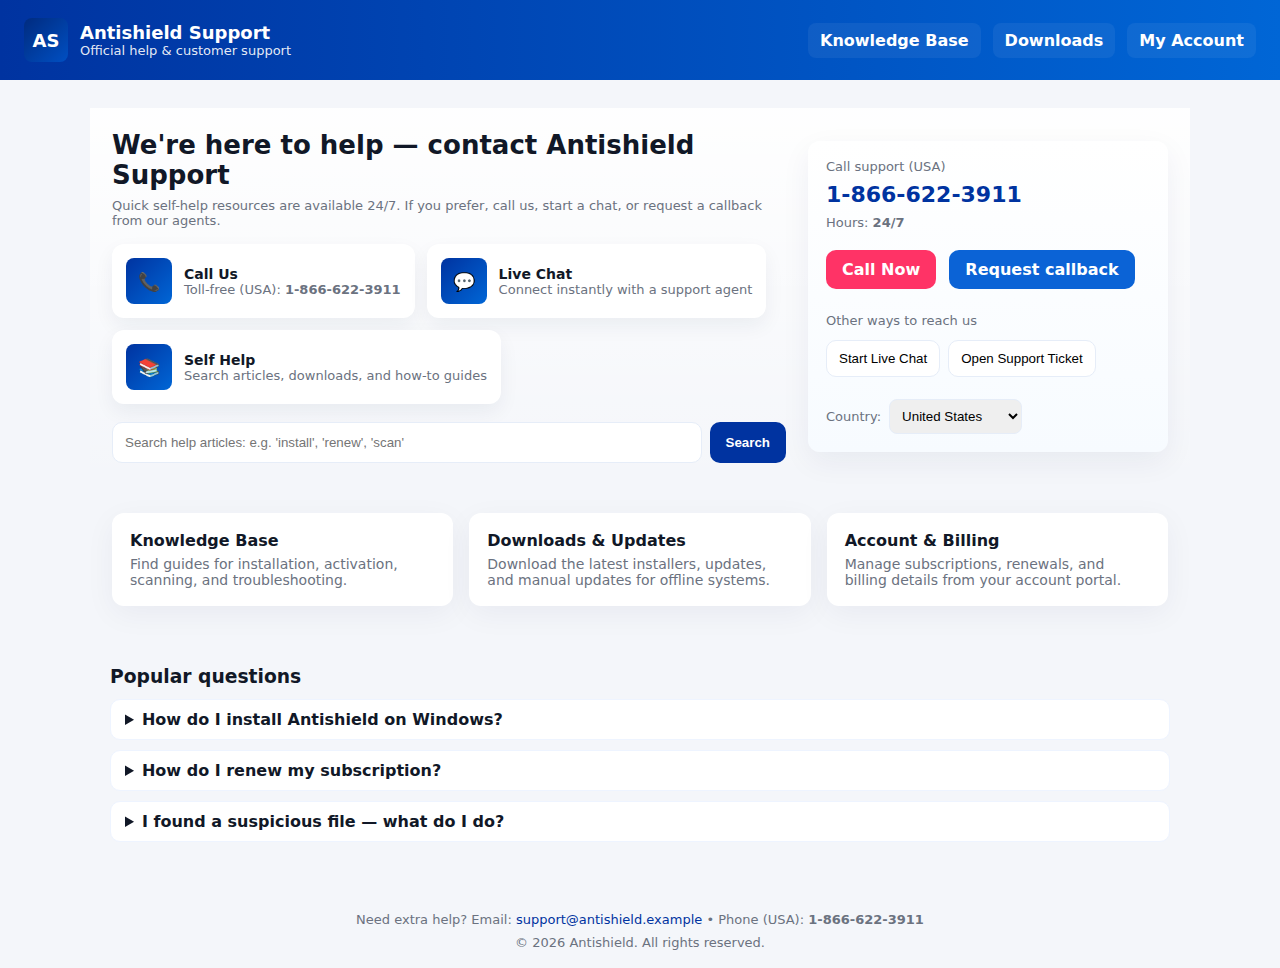
<file: antivirus.html>
<!-- save as support.html and open in a browser -->
<!doctype html>
<html lang="en">
<head>
<meta charset="utf-8" />
<meta name="viewport" content="width=device-width,initial-scale=1" />
<title>Antishield — Contact Support</title>
<style>
  /* Simple reset + base */
  :root{
    --brand-1:#0033a0;
    --brand-2:#0066d6;
    --accent:#ff3366;
    --muted:#6b7280;
    --card-bg:#ffffff;
    --page-bg:#f4f6fa;
  }
  *{box-sizing:border-box}
  html,body{height:100%}
  body{
    margin:0;
    font-family:Inter,ui-sans-serif,system-ui,-apple-system,"Segoe UI",Roboto,"Helvetica Neue",Arial;
    background:var(--page-bg);
    color:#111827;
    -webkit-font-smoothing:antialiased;
    -moz-osx-font-smoothing:grayscale;
  }

  /* header */
  .topbar{
    background:linear-gradient(90deg,var(--brand-1),var(--brand-2));
    color:white;
    padding:18px 24px;
    display:flex;
    gap:16px;
    align-items:center;
    justify-content:space-between;
  }
  .brand{
    display:flex;
    gap:12px;
    align-items:center;
  }
  .brand .logo{
    width:44px;height:44px;border-radius:8px;background:linear-gradient(135deg,#002b7f,#004fc2);
    display:flex;align-items:center;justify-content:center;font-weight:700;color:white;font-size:18px;
  }
  .brand h1{font-size:18px;margin:0}
  .top-actions{display:flex;gap:12px;align-items:center}
  .top-actions a{color:white;text-decoration:none;font-weight:600;padding:8px 12px;border-radius:8px;background:rgba(255,255,255,0.06)}

  /* main hero area */
  .hero{
    max-width:1100px;margin:28px auto;padding:22px;background:linear-gradient(180deg,rgba(255,255,255,0.95),transparent);
    display:grid;grid-template-columns:1fr 360px;gap:22px;align-items:center;
  }
  @media (max-width:900px){ .hero{grid-template-columns:1fr; padding:16px} }

  .hero-left h2{margin:0 0 8px 0;font-size:26px}
  .hero-left p{margin:0 0 16px;color:var(--muted)}
  .contact-cards{display:flex;gap:12px;flex-wrap:wrap}
  .card{
    background:var(--card-bg);border-radius:12px;padding:14px;box-shadow:0 8px 20px rgba(13,30,60,0.06);
    display:flex;gap:12px;align-items:center;min-width:220px;
  }
  .card .icon{
    width:46px;height:46px;border-radius:8px;background:linear-gradient(135deg,var(--brand-1),var(--brand-2));
    display:flex;align-items:center;justify-content:center;color:white;font-weight:700;font-size:18px;
  }
  .card .meta{font-size:14px}
  .card .meta .title{font-weight:700}

  /* right column (primary CTA) */
  .hero-right{
    background:linear-gradient(180deg,#ffffff, #f7fbff);
    border-radius:12px;padding:18px;box-shadow:0 10px 30px rgba(3,27,79,0.06);
  }
  .phone-big{display:flex;flex-direction:column;gap:8px;align-items:flex-start}
  .phone-big .num{font-size:22px;font-weight:700;color:var(--brand-1)}
  .phone-big .btn{display:inline-block;background:var(--accent);color:white;padding:10px 16px;border-radius:10px;text-decoration:none;font-weight:700}
  .small{
    display:flex;gap:8px;margin-top:12px;flex-wrap:wrap;
  }
  .small button{padding:10px 12px;border-radius:10px;border:1px solid #e6edf8;background:white;cursor:pointer}

  /* search help */
  .help-search{margin-top:18px;display:flex;gap:8px}
  .help-search input{flex:1;padding:12px;border-radius:10px;border:1px solid #e6edf8}
  .help-search button{padding:12px 16px;border-radius:10px;background:var(--brand-1);color:white;border:none;cursor:pointer;font-weight:700}

  /* support methods */
  .methods{
    max-width:1100px;margin:18px auto;padding:0 22px 22px 22px;display:grid;grid-template-columns:repeat(3,1fr);gap:16px;
  }
  @media (max-width:900px){ .methods{grid-template-columns:1fr} }
  .method{
    background:var(--card-bg);padding:18px;border-radius:12px;box-shadow:0 8px 30px rgba(3,27,79,0.05);
  }
  .method h4{margin:0 0 6px 0}
  .method p{margin:0;color:var(--muted);font-size:14px}

  /* FAQ */
  .faq{
    max-width:1100px;margin:18px auto;padding:20px;border-radius:12px;
  }
  .faq .item{background:var(--card-bg);border-radius:10px;padding:10px 14px;margin-bottom:10px;border:1px solid #eef4ff;}
  .faq summary{font-weight:700;cursor:pointer}
  .faq p{margin:8px 0 0 0;color:var(--muted)}

  /* footer */
  footer{max-width:1100px;margin:22px auto;padding:18px;color:var(--muted);font-size:13px;text-align:center}
  footer a{color:var(--brand-1);text-decoration:none}

  /* small helper */
  .muted{color:var(--muted);font-size:13px}
  .country-select{display:flex;gap:8px;align-items:center;margin-top:8px}
  select{padding:8px;border-radius:8px;border:1px solid #e6edf8}
</style>
</head>
<body>

  <header class="topbar" role="banner">
    <div class="brand">
      <div class="logo" aria-hidden>AS</div>
      <div>
        <h1>Antishield Support</h1>
        <div style="font-size:13px;color:rgba(255,255,255,0.9)">Official help & customer support</div>
      </div>
    </div>

    <div class="top-actions" role="navigation" aria-label="top actions">
      <a href="#kb">Knowledge Base</a>
      <a href="#downloads">Downloads</a>
      <a href="#account">My Account</a>
    </div>
  </header>

  <!-- HERO / Primary contact area -->
  <main>
    <section class="hero" role="main" aria-labelledby="support-heading">
      <div class="hero-left">
        <h2 id="support-heading">We're here to help — contact Antishield Support</h2>
        <p class="muted">Quick self-help resources are available 24/7. If you prefer, call us, start a chat, or request a callback from our agents.</p>

        <div class="contact-cards" aria-hidden>
          <div class="card" role="group" aria-label="phone">
            <div class="icon">📞</div>
            <div class="meta">
              <div class="title">Call Us</div>
              <div class="muted">Toll-free (USA): <strong>1-866-622-3911</strong></div>
            </div>
          </div>

          <div class="card" role="group" aria-label="chat">
            <div class="icon">💬</div>
            <div class="meta">
              <div class="title">Live Chat</div>
              <div class="muted">Connect instantly with a support agent</div>
            </div>
          </div>

          <div class="card" role="group" aria-label="support-portal">
            <div class="icon">📚</div>
            <div class="meta">
              <div class="title">Self Help</div>
              <div class="muted">Search articles, downloads, and how-to guides</div>
            </div>
          </div>
        </div>

        <!-- Search box (simulated local search) -->
        <div class="help-search" role="search" aria-label="Search help">
          <input id="helpQuery" placeholder="Search help articles: e.g. 'install', 'renew', 'scan'">
          <button id="doSearch">Search</button>
        </div>

      </div>

      <aside class="hero-right" aria-label="primary contact">
        <div class="phone-big" role="region" aria-label="Phone contact">
          <div class="muted">Call support (USA)</div>
          <div class="num" id="primaryNumber">1-866-622-3911</div>
          <div class="muted">Hours: <strong>24/7</strong></div>
          <div style="margin-top:12px">
            <a class="btn" href="tel:18666223911">Call Now</a>
            <a class="btn" href="#" id="requestCallback" style="background:#0b63d6;margin-left:8px">Request callback</a>
          </div>

          <div style="margin-top:16px;">
            <div class="muted">Other ways to reach us</div>
            <div class="small">
              <button id="startChat">Start Live Chat</button>
              <button id="openTicket">Open Support Ticket</button>
            </div>
          </div>

          <div class="country-select" style="margin-top:14px;">
            <label class="muted" for="country">Country:</label>
            <select id="country">
              <option value="us" selected>United States</option>
              <option value="gb">United Kingdom</option>
              <option value="ca">Canada</option>
              <option value="in">India</option>
              <option value="au">Australia</option>
            </select>
          </div>
        </div>
      </aside>
    </section>

    <!-- Methods (Chat / Phone / Ticket) -->
    <section class="methods" aria-label="Support methods">
      <div class="method" id="kb">
        <h4>Knowledge Base</h4>
        <p>Find guides for installation, activation, scanning, and troubleshooting.</p>
      </div>

      <div class="method" id="downloads">
        <h4>Downloads & Updates</h4>
        <p>Download the latest installers, updates, and manual updates for offline systems.</p>
      </div>

      <div class="method" id="account">
        <h4>Account & Billing</h4>
        <p>Manage subscriptions, renewals, and billing details from your account portal.</p>
      </div>
    </section>

    <!-- FAQ accordion -->
    <section class="faq" aria-label="Popular questions">
      <h3 style="margin:0 0 12px 0">Popular questions</h3>

      <details class="item">
        <summary>How do I install Antishield on Windows?</summary>
        <p>Download the installer from the Downloads page and run it as Administrator. Follow on-screen steps. If prompted to remove other antivirus software, follow the instructions.</p>
      </details>

      <details class="item">
        <summary>How do I renew my subscription?</summary>
        <p>Sign into your account, go to Subscriptions and choose Renew. You can also renew via phone with billing support.</p>
      </details>

      <details class="item">
        <summary>I found a suspicious file — what do I do?</summary>
        <p>Isolate the file, run a full system scan, and contact support with scan logs if the threat persists.</p>
      </details>
    </section>

  </main>

  <!-- footer -->
  <footer>
    <div>Need extra help? Email: <a href="mailto:support@antishield.example">support@antishield.example</a> • Phone (USA): <strong>1-866-622-3911</strong></div>
    <div style="margin-top:8px;color:var(--muted)">© <span id="year"></span> Antishield. All rights reserved.</div>
  </footer>

<script>
  // small UI behavior (demo only)
  document.getElementById('year').textContent = new Date().getFullYear();

  document.getElementById('doSearch').addEventListener('click', function(){
    const q = document.getElementById('helpQuery').value.trim();
    if(!q){ alert('Try searching for: install, renew, scan, activation'); return; }
    // This demo performs a local simulated search; connect to your KB API to show real results.
    alert('Searching support articles for: ' + q + '\\n\\n(In a live site this would query your knowledge-base.)');
  });

  document.getElementById('startChat').addEventListener('click', function(e){
    e.preventDefault();
    alert('Opening live chat... (wire up to your chat provider like Intercom/Drift/LivePerson)');
  });

  document.getElementById('openTicket').addEventListener('click', function(e){
    e.preventDefault();
    // open ticket modal / link
    alert('Opening ticket form... (replace with a modal or link to your ticketing system)');
  });

  document.getElementById('requestCallback').addEventListener('click', function(e){
    e.preventDefault();
    const country = document.getElementById('country').value;
    alert('Callback requested for country: ' + country + '\\nOur agents will call you within the next available slot.');
  });

  // country selector could change displayed phone number (demo mapping)
  const numberMap = { us:'1-866-622-3911', gb:'+44-800-123-4567', ca:'1-888-847-8766', in:'+91-80-1234-5678', au:'+61-2-9000-0000' };
  document.getElementById('country').addEventListener('change', function(){
    const num = numberMap[this.value] || '1-866-622-3911';
    document.getElementById('primaryNumber').textContent = num;
  });
</script>

</body>
</html>
</file>
